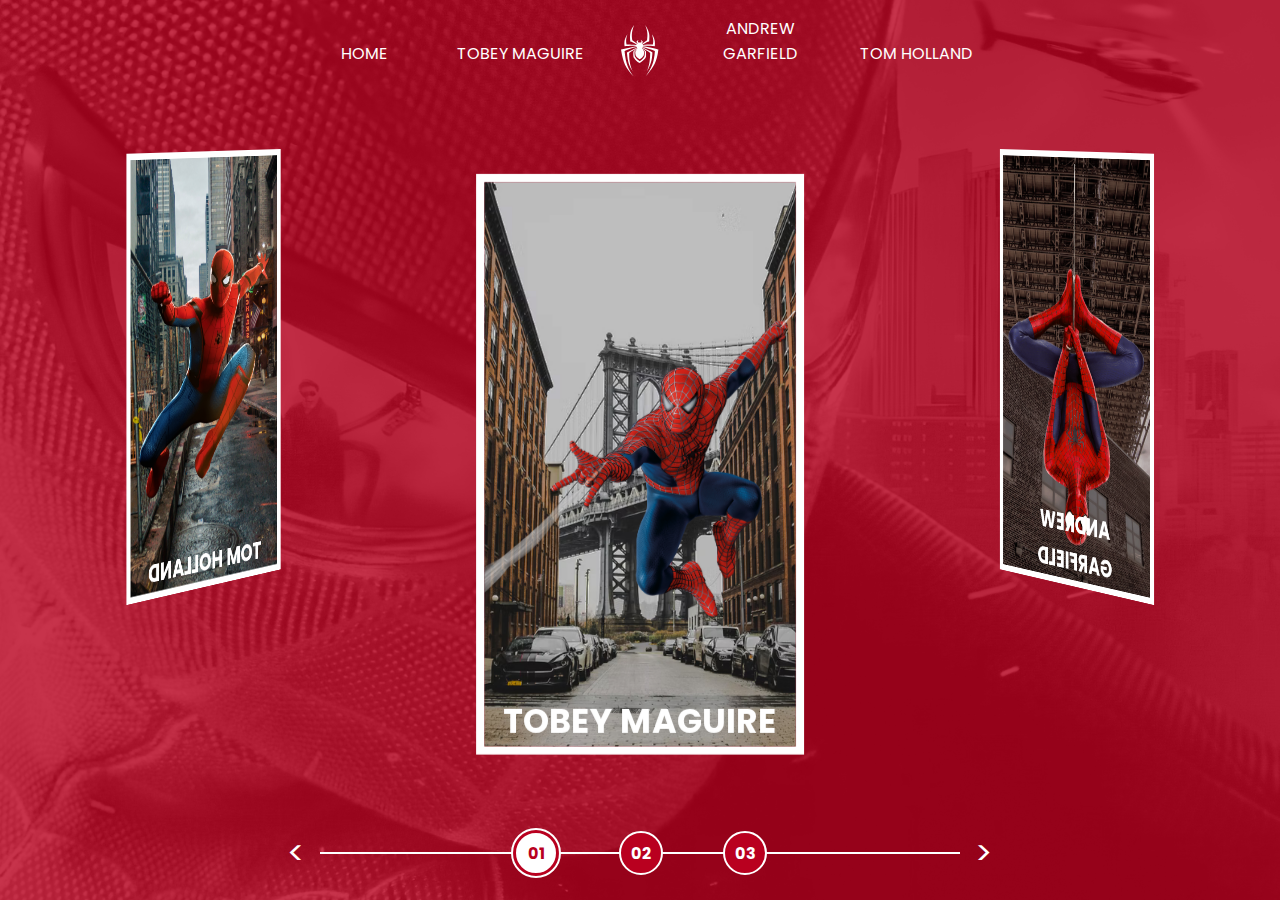
<file: index.html>
<!DOCTYPE html>
<html lang="en">
  <head>
    <meta charset="UTF-8" />
    <meta http-equiv="X-UA-Compatible" content="IE=edge" />
    <meta name="viewport" content="width=device-width, initial-scale=1.0" />
    <link rel="stylesheet" href="./assets/css/home.css" />
    <script src="./assets/scripts/home-script.js"></script>
    <title>Spider-Man | Multiverso</title>
  </head>
  <body>
    <nav class="s-menu">
      <ul>
        <li class="s-menu__item">
          <a href="./index.html">Home</a>
        </li>

        <li class="s-menu__item s-nemu__item--lt-hidden">
          <a href="./pages/tobey-maguire/spider-man-all.html">Tobey Maguire</a>
        </li>

        <li class="s-menu__item s-menu__icon">
          <img src="./assets/images/icons/spider.svg" alt="Spider" />
        </li>

        <li class="s-menu__item s-nemu__item--lt-hidden">
          <a href="./pages/andrew-garfield/spider-man-all.html"
            >Andrew Garfield</a
          >
        </li>

        <li class="s-menu__item s-nemu__item--lt-hidden">
          <a href="./pages/tom-holland/spider-man-all.html">Tom Holland</a>
        </li>
      </ul>
      <ul>
        <li class="s-menu__item s-nemu__item--gt-hidden">
          <a href="./pages/tobey-maguire/spider-man-all.html">Tobey Maguire</a>
        </li>

        <li class="s-menu__item s-nemu__item--gt-hidden">
          <a href="./pages/andrew-garfield/spider-man-all.html"
            >Andrew Garfield</a
          >
        </li>

        <li class="s-menu__item s-nemu__item--gt-hidden">
          <a href="./pages/tom-holland/spider-man-all.html">Tom Holland</a>
        </li>
      </ul>
    </nav>

    <div class="s-container">
      <div
        class="s-card-carousel"
        style="transform: translateZ(-40vw) rotateY(0deg)"
      >
        <a
          href="./pages/tobey-maguire/spider-man-1.html"
          class="s-card"
          id="spider-man-01"
        >
          <img
            class="s-card__background"
            src="./assets/images/pic-sm-bg-01.jpg"
          />
          <img
            class="s-card__image"
            src="./assets/images/spider-man-01.png"
            alt="Tobey Maguire"
          />
          <h2 class="s-card__title">Tobey Maguire</h2>
        </a>

        <a
          href="./pages/andrew-garfield/spider-man-1.html"
          class="s-card"
          id="spider-man-03"
        >
          <img
            class="s-card__background"
            src="./assets/images/pic-sm-bg-03.jpg"
          />
          <img
            class="s-card__image"
            src="./assets/images/spider-man-03.png"
            alt="Andrew Garfield"
          />
          <h2 class="s-card__title">Andrew Garfield</h2>
        </a>

        <a
          href="./pages/tom-holland/spider-man-1.html"
          class="s-card"
          id="spider-man-02"
        >
          <img
            class="s-card__background"
            src="./assets/images/pic-sm-bg-02.jpg"
          />
          <img
            class="s-card__image"
            src="./assets/images/spider-man-02.png"
            alt="Tom Holland"
          />
          <h2 class="s-card__title">Tom Holland</h2>
        </a>
      </div>
    </div>

    <div class="s-controller">
      <div class="s-controller__actions">
        <div
          class="s-controller__previous-button"
          onclick="previousCarouselItem()"
        >
          &lt;
        </div>

        <div
          id="button1"
          class="s-controller__button s-controller__button--active"
          onclick="selectCarouselItem(this)"
        >
          01
        </div>

        <div
          id="button2"
          class="s-controller__button"
          onclick="selectCarouselItem(this)"
        >
          02
        </div>

        <div
          id="button3"
          class="s-controller__button"
          onclick="selectCarouselItem(this)"
        >
          03
        </div>

        <div class="s-controller__next-button" onclick="nextCarouselItem()">
          &gt;
        </div>

        <div class="s-controller__line"></div>
      </div>
    </div>
  </body>
</html>
</file>
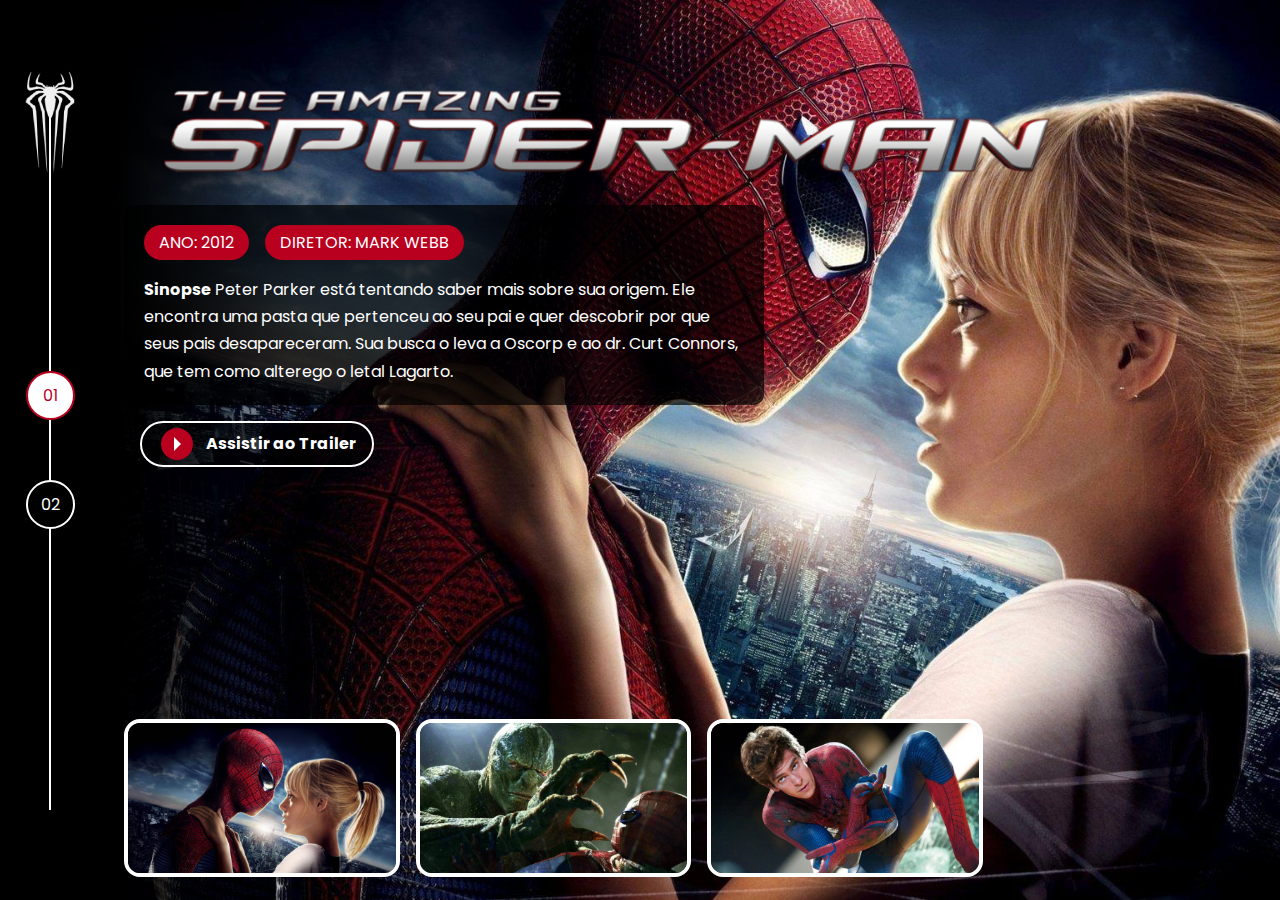
<file: pages/andrew-garfield/spider-man-all.html>
<!DOCTYPE html>
<html lang="en">
  <head>
    <meta charset="UTF-8" />
    <meta http-equiv="X-UA-Compatible" content="IE=edge" />
    <meta name="viewport" content="width=device-width, initial-scale=1.0" />
    <link rel="stylesheet" href="../../assets/css/internal-all.css" />
    <link
      rel="stylesheet"
      href="https://cdn.jsdelivr.net/npm/@fancyapps/ui/dist/fancybox.css"
    />
    <script src="/assets/scripts/internal-script.js"></script>
    <title>Multiverso | Spider-Man</title>
  </head>
  <body>
    <div class="s-wrapper">
      <div id="page1" class="s-page-wrapper s-spiderman-02-01">
        <div class="s-left-column">
          <nav class="navigator">
            <div class="navigator__icon">
              <a href="../../index.html">
                <img src="../../assets/images/icons/spiderman1-andrew.png" />
              </a>
            </div>
            <ul>
              <li><a class="active" href="#page1">01</a></li>
              <li><a href="javascript:changeFromPageToPage('1','2')">02</a></li>
            </ul>
          </nav>
        </div>

        <div class="s-main-content">
          <div class="s-main-content__top">
            <div class="s-logo">
              <img src="/assets/images/spiderman-andrew/movie-01/logo.png" />
            </div>

            <div class="s-middle-content">
              <div class="s-description">
                <div class="pills">
                  <ul>
                    <li>Ano: 2012</li>
                    <li>Diretor: Mark Webb</li>
                  </ul>
                </div>

                <div class="s-description__text">
                  <p>
                    <strong>Sinopse</strong>&nbsp;Peter Parker está tentando
                    saber mais sobre sua origem. Ele encontra uma pasta que
                    pertenceu ao seu pai e quer descobrir por que seus pais
                    desapareceram. Sua busca o leva a Oscorp e ao dr. Curt
                    Connors, que tem como alterego o letal Lagarto.
                  </p>
                </div>
              </div>

              <div class="s-links">
                <ul>
                  <li>
                    <a
                      href="http://www.youtube.com/watch?v=5cF7zXwahEE"
                      class="link-button"
                      target=""
                    >
                      <span class="icon">
                        <div class="play-icon">&nbsp;</div>
                      </span>
                      <span class="label">Assistir ao Trailer</span>
                    </a>
                  </li>
                </ul>
              </div>
            </div>
          </div>

          <div class="s-main-content__bottom">
            <div class="gallery">
              <ul>
                <li>
                  <a
                    href="/assets/images/spiderman-andrew/movie-01/gallery/image-01.png"
                    data-fancybox
                    ><img
                      src="/assets/images/spiderman-andrew/movie-01/gallery/image-01.png"
                      alt=""
                  /></a>
                </li>

                <li>
                  <a
                    href="/assets/images/spiderman-andrew/movie-01/gallery/image-02.png"
                    data-fancybox
                    ><img
                      src="/assets/images/spiderman-andrew/movie-01/gallery/image-02.png"
                      alt=""
                  /></a>
                </li>

                <li>
                  <a
                    href="/assets/images/spiderman-andrew/movie-01/gallery/image-03.png"
                    data-fancybox
                    ><img
                      src="/assets/images/spiderman-andrew/movie-01/gallery/image-03.png"
                      alt=""
                  /></a>
                </li>
              </ul>
            </div>
          </div>
        </div>
      </div>

      <div id="page2" class="s-page-wrapper s-spiderman-02-02">
        <div class="s-left-column">
          <nav class="navigator">
            <div class="navigator__icon">
              <a href="../../index.html">
                <img src="../../assets/images/icons/spiderman1-andrew.png" />
              </a>
            </div>
            <ul>
              <li><a href="javascript:changeFromPageToPage('2','1')">01</a></li>
              <li><a class="active" href="#page2">02</a></li>
            </ul>
          </nav>
        </div>

        <div class="s-main-content">
          <div class="s-main-content__top">
            <div class="s-logo">
              <img src="/assets/images/spiderman-andrew/movie-02/logo.png" />
            </div>

            <div class="s-middle-content">
              <div class="s-description">
                <div class="pills">
                  <ul>
                    <li>Ano: 2014</li>
                    <li>Diretor: Mark Webb</li>
                  </ul>
                </div>

                <div class="s-description__text">
                  <p>
                    <strong>Sinopse</strong>&nbsp;O jovem Peter Parker está
                    fascinado com as habilidades que adquiriu como Homem-Aranha.
                    Agora, ele precisa lidar com dois problemas: o retorno de um
                    velho amigo, Harry Osborn, e a chegada de um vilão mais
                    forte e poderoso, Electro.
                  </p>
                </div>
              </div>

              <div class="s-links">
                <ul>
                  <li>
                    <a
                      href="http://www.youtube.com/watch?v=ezZSWTZldOc"
                      class="link-button"
                      target=""
                    >
                      <span class="icon">
                        <div class="play-icon">&nbsp;</div>
                      </span>
                      <span class="label">Assistir ao Trailer</span>
                    </a>
                  </li>
                </ul>
              </div>
            </div>
          </div>

          <div class="s-main-content__bottom">
            <div class="gallery">
              <ul>
                <li>
                  <a
                    href="/assets/images/spiderman-andrew/movie-02/gallery/image-01.png"
                    data-fancybox
                    ><img
                      src="/assets/images/spiderman-andrew/movie-02/gallery/image-01.png"
                      alt=""
                  /></a>
                </li>

                <li>
                  <a
                    href="/assets/images/spiderman-andrew/movie-02/gallery/image-02.png"
                    data-fancybox
                    ><img
                      src="/assets/images/spiderman-andrew/movie-02/gallery/image-02.png"
                      alt=""
                  /></a>
                </li>

                <li>
                  <a
                    href="/assets/images/spiderman-andrew/movie-02/gallery/image-03.png"
                    data-fancybox
                    ><img
                      src="/assets/images/spiderman-andrew/movie-02/gallery/image-03.png"
                      alt=""
                  /></a>
                </li>
              </ul>
            </div>
          </div>
        </div>
      </div>

      <script src="https://cdn.jsdelivr.net/npm/@fancyapps/ui@4.0/dist/fancybox.umd.js"></script>
    </div>
  </body>
</html>
</file>
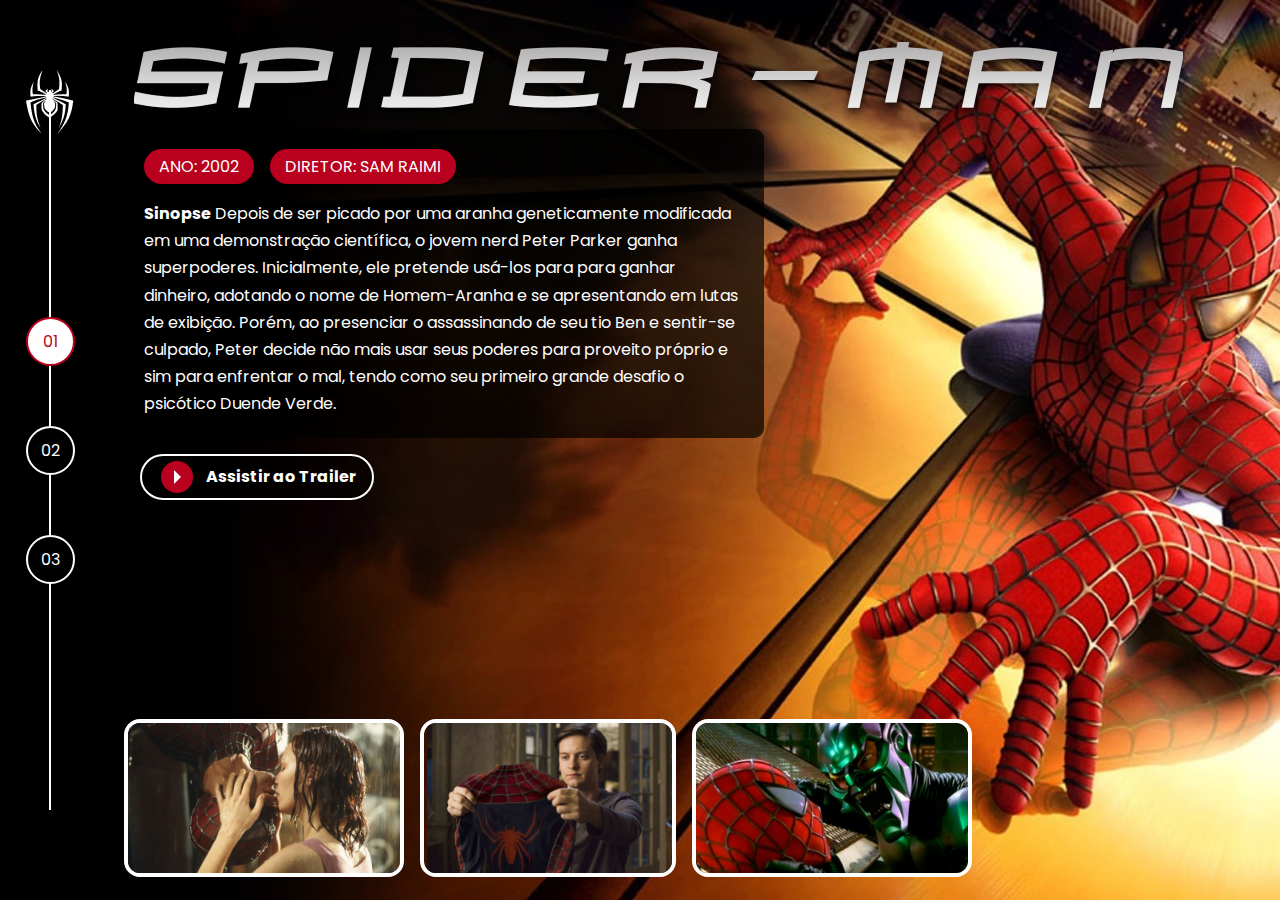
<file: pages/tobey-maguire/spider-man-all.html>
<!DOCTYPE html>
<html lang="en">
  <head>
    <meta charset="UTF-8" />
    <meta http-equiv="X-UA-Compatible" content="IE=edge" />
    <meta name="viewport" content="width=device-width, initial-scale=1.0" />
    <link rel="stylesheet" href="../../assets/css/internal-all.css" />
    <link
      rel="stylesheet"
      href="https://cdn.jsdelivr.net/npm/@fancyapps/ui/dist/fancybox.css"
    />
    <script src="/assets/scripts/internal-script.js"></script>
    <title>Multiverso | Spider-Man</title>
  </head>
  <body>
    <div class="s-wrapper">
      <div id="page1" class="s-page-wrapper s-spiderman-01-01">
        <div class="s-left-column">
          <nav class="navigator">
            <div class="navigator__icon">
              <a href="../../index.html">
                <img src="../../assets/images/icons/spiderman1.png" />
              </a>
            </div>
            <ul>
              <li><a class="active" href="#page1">01</a></li>
              <li><a href="javascript:changeFromPageToPage('1','2')">02</a></li>
              <li><a href="javascript:changeFromPageToPage('1','3')">03</a></li>
            </ul>
          </nav>
        </div>

        <div class="s-main-content">
          <div class="s-main-content__top">
            <div class="s-logo">
              <img src="/assets/images/spiderman-tobey/movie-01/logo.png" />
            </div>

            <div class="s-middle-content">
              <div class="s-description">
                <div class="pills">
                  <ul>
                    <li>Ano: 2002</li>
                    <li>Diretor: Sam Raimi</li>
                  </ul>
                </div>

                <div class="s-description__text">
                  <p>
                    <strong>Sinopse</strong>&nbsp;Depois de ser picado por uma
                    aranha geneticamente modificada em uma demonstração
                    científica, o jovem nerd Peter Parker ganha superpoderes.
                    Inicialmente, ele pretende usá-los para para ganhar
                    dinheiro, adotando o nome de Homem-Aranha e se apresentando
                    em lutas de exibição. Porém, ao presenciar o assassinando de
                    seu tio Ben e sentir-se culpado, Peter decide não mais usar
                    seus poderes para proveito próprio e sim para enfrentar o
                    mal, tendo como seu primeiro grande desafio o psicótico
                    Duende Verde.
                  </p>
                </div>
              </div>

              <div class="s-links">
                <ul>
                  <li>
                    <a
                      href="http://www.youtube.com/watch?v=Jj-Y37XSUTw"
                      class="link-button"
                      target=""
                    >
                      <span class="icon">
                        <div class="play-icon">&nbsp;</div>
                      </span>
                      <span class="label">Assistir ao Trailer</span>
                    </a>
                  </li>
                </ul>
              </div>
            </div>
          </div>

          <div class="s-main-content__bottom">
            <div class="gallery">
              <ul>
                <li>
                  <a
                    href="/assets/images/spiderman-tobey/movie-01/gallery/image-01-full.jpg"
                    data-fancybox
                    ><img
                      src="/assets/images/spiderman-tobey/movie-01/gallery/image-01.png"
                      alt=""
                  /></a>
                </li>

                <li>
                  <a
                    href="/assets/images/spiderman-tobey/movie-01/gallery/image-02-full.jpg"
                    data-fancybox
                    ><img
                      src="/assets/images/spiderman-tobey/movie-01/gallery/image-02.png"
                      alt=""
                  /></a>
                </li>

                <li>
                  <a
                    href="/assets/images/spiderman-tobey/movie-01/gallery/image-03-full.jpg"
                    data-fancybox
                    ><img
                      src="/assets/images/spiderman-tobey/movie-01/gallery/image-03.png"
                      alt=""
                  /></a>
                </li>
              </ul>
            </div>
          </div>
        </div>
      </div>

      <div id="page2" class="s-page-wrapper s-spiderman-01-02">
        <div class="s-left-column">
          <nav class="navigator">
            <div class="navigator__icon">
              <a href="../../index.html">
                <img src="../../assets/images/icons/spiderman1.png" />
              </a>
            </div>
            <ul>
              <li><a href="javascript:changeFromPageToPage('2','1')">01</a></li>
              <li><a class="active" href="#page2">02</a></li>
              <li><a href="javascript:changeFromPageToPage('2','3')">03</a></li>
            </ul>
          </nav>
        </div>

        <div class="s-main-content">
          <div class="s-main-content__top">
            <div class="s-logo">
              <img src="/assets/images/spiderman-tobey/movie-02/logo.png" />
            </div>

            <div class="s-middle-content">
              <div class="s-description">
                <div class="pills">
                  <ul>
                    <li>Ano: 2004</li>
                    <li>Diretor: Sam Raimi</li>
                  </ul>
                </div>

                <div class="s-description__text">
                  <p>
                    <strong>Sinopse</strong>&nbsp;O Dr. Otto Octavius é
                    transformado em Doutor Octopus quando uma falha em uma
                    experiência de fusão nuclear resulta em uma explosão que
                    mata sua esposa. Ele culpa o Homem-Aranha pelo acidente e
                    deseja vingança. Enquanto isso, o alter ego do herói, Peter
                    Parker, perde seus poderes. Para complicar as coisas, o seu
                    melhor amigo odeia o Homem-Aranha e sua amada fica noiva.
                  </p>
                </div>
              </div>

              <div class="s-links">
                <ul>
                  <li>
                    <a
                      href="http://www.youtube.com/watch?v=zHJfY4aoBAA"
                      class="link-button"
                      target=""
                    >
                      <span class="icon">
                        <div class="play-icon">&nbsp;</div>
                      </span>
                      <span class="label">Assistir ao Trailer</span>
                    </a>
                  </li>
                </ul>
              </div>
            </div>
          </div>

          <div class="s-main-content__bottom">
            <div class="gallery">
              <ul>
                <li>
                  <a
                    href="/assets/images/spiderman-tobey/movie-02/gallery/image-01.png"
                    data-fancybox
                    ><img
                      src="/assets/images/spiderman-tobey/movie-02/gallery/image-01.png"
                      alt=""
                  /></a>
                </li>

                <li>
                  <a
                    href="/assets/images/spiderman-tobey/movie-02/gallery/image-02.png"
                    data-fancybox
                    ><img
                      src="/assets/images/spiderman-tobey/movie-02/gallery/image-02.png"
                      alt=""
                  /></a>
                </li>

                <li>
                  <a
                    href="/assets/images/spiderman-tobey/movie-02/gallery/image-03.png"
                    data-fancybox
                    ><img
                      src="/assets/images/spiderman-tobey/movie-02/gallery/image-03.png"
                      alt=""
                  /></a>
                </li>
              </ul>
            </div>
          </div>
        </div>
      </div>

      <div id="page3" class="s-page-wrapper s-spiderman-01-03">
        <div class="s-left-column">
          <nav class="navigator">
            <div class="navigator__icon">
              <a href="../../index.html">
                <img src="../../assets/images/icons/spiderman1.png" />
              </a>
            </div>
            <ul>
              <li><a href="javascript:changeFromPageToPage('3','1')">01</a></li>
              <li><a href="javascript:changeFromPageToPage('3','2')">02</a></li>
              <li><a class="active" href="#page3">03</a></li>
            </ul>
          </nav>
        </div>

        <div class="s-main-content">
          <div class="s-main-content__top">
            <div class="s-logo">
              <img src="/assets/images/spiderman-tobey/movie-03/logo.png" />
            </div>

            <div class="s-middle-content">
              <div class="s-description">
                <div class="pills">
                  <ul>
                    <li>Ano: 2007</li>
                    <li>Diretor: Sam Raimi</li>
                  </ul>
                </div>

                <div class="s-description__text">
                  <p>
                    <strong>Sinopse</strong>&nbsp;O relacionamento entre Peter
                    Parker e Mary Jane parece estar dando certo, mas outros
                    problemas começam a surgir. A roupa de Homem-Aranha torna-se
                    preta e acaba controlando Peter - apesar de aumentar seus
                    poderes, ela revela e amplia o lado obscuro de sua
                    personalidade. Com isso, os vilões Venom e Homem-Areia
                    tentam destruir o herói.
                  </p>
                </div>
              </div>

              <div class="s-links">
                <ul>
                  <li>
                    <a
                      href="http://www.youtube.com/watch?v=fDA-8r-NVWA"
                      class="link-button"
                      target=""
                    >
                      <span class="icon">
                        <div class="play-icon">&nbsp;</div>
                      </span>
                      <span class="label">Assistir ao Trailer</span>
                    </a>
                  </li>
                </ul>
              </div>
            </div>
          </div>

          <div class="s-main-content__bottom">
            <div class="gallery">
              <ul>
                <li>
                  <a
                    href="/assets/images/spiderman-tobey/movie-03/gallery/image-01.png"
                    data-fancybox
                    ><img
                      src="/assets/images/spiderman-tobey/movie-03/gallery/image-01.png"
                      alt=""
                  /></a>
                </li>

                <li>
                  <a
                    href="/assets/images/spiderman-tobey/movie-03/gallery/image-02.png"
                    data-fancybox
                    ><img
                      src="/assets/images/spiderman-tobey/movie-03/gallery/image-02.png"
                      alt=""
                  /></a>
                </li>

                <li>
                  <a
                    href="/assets/images/spiderman-tobey/movie-03/gallery/image-03.png"
                    data-fancybox
                    ><img
                      src="/assets/images/spiderman-tobey/movie-03/gallery/image-03.png"
                      alt=""
                  /></a>
                </li>
              </ul>
            </div>
          </div>
        </div>
      </div>

      <script src="https://cdn.jsdelivr.net/npm/@fancyapps/ui@4.0/dist/fancybox.umd.js"></script>
    </div>
  </body>
</html>
</file>
<file: assets/css/home.css>
@import url("../../assets/css/reset.css");
@import url("../../assets/css/global.css");

body {
  background-color: var(--primary-color);
}

body::before {
  content: "";
  background-image: url("../../assets/images/spider-man-background.jpg");
  background-repeat: no-repeat;
  background-position: center;
  background-size: cover;
  width: 100%;
  height: 100%;
  position: absolute;
  opacity: 0.2;
  transition: background-image 1s ease-in-out, opacity 1s ease-in-out;
}

.s-menu {
  padding-top: 1rem;
  width: 100%;
  text-align: center;
  position: relative;
}

.s-menu__item {
  display: inline-block;
  width: 9rem;
  text-transform: uppercase;
  margin: 0 0.25rem;
}

.s-nemu__item--gt-hidden {
  display: none;
}

.s-menu__icon {
  width: 2.5rem;
  margin: 0 1.25rem;
  vertical-align: middle;
}

.s-menu__icon img {
  max-height: 3.25rem;
}

.s-container {
  position: relative;
  display: flex;
  align-items: center;
  justify-content: center;
  perspective: 3000px;
}

.s-card {
  border: 0.5rem solid white;
  width: 100%;
  height: 60vh;
  position: absolute;
  margin-top: 9.5vh;
  transition: filter 0.5s ease-in-out;
}

.s-card:nth-child(1) {
  transform: rotateY(0deg) translateZ(50vw);
}

.s-card:nth-child(2) {
  transform: rotateY(120deg) translateZ(50vw);
}

.s-card:nth-child(3) {
  transform: rotateY(240deg) translateZ(50vw);
}

.s-card__background {
  width: 100%;
  height: 100%;
  object-fit: cover;
  position: absolute;
  opacity: 1;
  transition: opacity 1s ease-in-out;
}

.s-card__image {
  width: 100%;
  height: 100%;
  object-fit: contain;
  position: relative;
  transition: 1s ease-in-out;
}

.s-card__title {
  font-size: 2rem;
  text-transform: uppercase;
  text-align: center;
  position: absolute;
  width: 100%;
  bottom: 0;
  transition: bottom 1s ease-in-out;
}

.s-controller {
  position: absolute;
  display: flex;
  justify-content: center;
  align-items: center;
  bottom: 1.5rem;
  width: 100%;
}

.s-controller__actions {
  display: flex;
  justify-content: center;
  align-items: center;
  width: 50%;
  position: relative;
}

.s-controller__button {
  display: flex;
  align-items: center;
  justify-content: center;
  width: 2.5rem;
  height: 2.5rem;
  border: 2px solid white;
  border-radius: 50%;
  background-color: var(--primary-color);
  text-align: center;
  font-size: 1rem;
  font-weight: bold;
  cursor: pointer;
  z-index: 1;
  transition: transform 0.3s ease-in-out;
}

.s-controller__button:hover {
  transform: scale(1.1);
}

.s-controller__button:nth-child(2) {
  margin: 0 3.75rem;
}

.s-controller__button:nth-child(4) {
  margin: 0 3.75rem;
}

.s-controller__button--active {
  background-color: white;
  color: var(--primary-color);
  border: 0.1875rem solid var(--primary-color);
  outline: 0.125rem solid white;
}

.s-controller__line {
  background-color: white;
  width: 100%;
  height: 2px;
  position: absolute;
}

.s-controller__previous-button {
  position: absolute;
  left: -2.8rem;
  display: flex;
  align-items: center;
  justify-content: center;
  width: 2.5rem;
  height: 2.5rem;
  font-size: 2rem;
  text-align: center;
  border: 1px solid transparent;
  border-radius: 50%;
  cursor: pointer;
  z-index: 1;
  transition: transform 0.3s ease-in-out, border-color 0.3s ease-in-out;
}

.s-controller__previous-button:hover {
  transform: scale(1.1);
  border-color: white;
}

.s-controller__next-button {
  position: absolute;
  right: -2.8rem;
  display: flex;
  align-items: center;
  justify-content: center;
  width: 2.5rem;
  height: 2.5rem;
  font-size: 2rem;
  text-align: center;
  border: 1px solid transparent;
  border-radius: 50%;
  cursor: pointer;
  z-index: 1;
  transition: transform 0.3s ease-in-out;
}

.s-controller__next-button:hover {
  transform: scale(1.1);
  border-color: white;
}

/* Animation on hover in card */

.s-card--hovered .s-card__background {
  cursor: pointer;
  opacity: 0;
}

.s-card--hovered .s-card__image {
  transform: scale(1.4);
  filter: drop-shadow(30px 10px 4px rgba(0, 0, 0, 0.5));
}

body#spider-man-01-hovered::before {
  background-image: url("../../assets/images/pic-sm-bg-01.jpg");
}

body#spider-man-02-hovered::before {
  background-image: url("../../assets/images/pic-sm-bg-02.jpg");
}

body#spider-man-03-hovered::before {
  background-image: url("../../assets/images/pic-sm-bg-03.jpg");
}

body[id^="spider-man-"]::before {
  opacity: 1;
}

body[id^="spider-man-"] .s-card:not(.s-card--hovered) {
  filter: grayscale(100%);
}

.s-card--hovered .s-card__title {
  bottom: 50%;
}

.s-card-carousel {
  display: flex;
  justify-content: center;
  width: calc(100vw / 3 - 10%);
  transform-style: preserve-3d;
  transition: transform 0.4s ease-in;
}

@media screen and (max-width: 600px) {
  .s-nemu__item--lt-hidden {
    display: none;
  }

  .s-nemu__item--gt-hidden {
    display: inline-block;
  }

  .s-controller__button:nth-child(2) {
    margin: 0 2rem;
  }

  .s-controller__button:nth-child(4) {
    margin: 0 2rem;
  }
}

@media screen and (max-width: 768px) {
  .s-menu__item {
    width: 6rem;
  }

  .s-card {
    width: 72vw;
    margin-top: 7vh;
  }

  .s-card:nth-child(1) {
    transform: rotateY(0deg) translateZ(30vw);
  }

  .s-card:nth-child(2) {
    transform: rotateY(120deg) translateZ(30vw);
  }

  .s-card:nth-child(3) {
    transform: rotateY(240deg) translateZ(30vw);
  }

  .s-card__title {
    font-size: 1.5rem;
  }

  .s-card--hovered .s-card__background {
    opacity: 1;
  }

  body#spider-man-01-hovered::before {
    background-image: url("../../assets/images/spider-man-background.jpg");
  }

  body#spider-man-02-hovered::before {
    background-image: url("../../assets/images/spider-man-background.jpg");
  }

  body#spider-man-03-hovered::before {
    background-image: url("../../assets/images/spider-man-background.jpg");
  }

  body[id^="spider-man-"]::before {
    opacity: 1;
  }

  .s-controller__actions {
    width: 72%;
  }
}

@media screen and (max-height: 400px) {
  .s-menu {
    padding-top: 0.125rem;
  }

  .s-container {
    perspective: 2000px;
  }

  .s-card {
    margin-top: 0;
  }

  .s-card__title {
    font-size: 1.5rem;
  }

  .s-controller {
    bottom: 0.5rem;
  }
}
</file>
<file: assets/css/internal-all.css>
@import url("../../assets/css/reset.css");
@import url("../../assets/css/global.css");
@import url("../../assets/css/components/navigator.css");
@import url("../../assets/css/components/pills.css");
@import url("../../assets/css/components/link-button.css");
@import url("../../assets/css/components/gallery.css");

.s-wrapper {
  display: flex;
  flex-direction: column;
  width: 100vw;
  height: 100vh;
  overflow-y: hidden;
}

.s-wrapper .s-page-wrapper {
  display: flex;
  height: 100vh;
  flex-flow: row nowrap;
}

.s-page-wrapper video {
  position: fixed;
  min-width: 100%;
  min-height: 100%;
}

.s-page-wrapper .s-left-column {
  min-width: 50px;
  max-width: 100px;
  width: 20vw;
  height: 100%;
  display: flex;
  justify-content: center;
  align-items: center;
}

.s-page-wrapper .s-main-content {
  display: flex;
  flex-direction: column;
  justify-content: space-between;
  width: 100%;
  height: 100vh;
  padding-left: 24px;
  position: relative;
}

.s-page-wrapper .s-main-content__top {
  display: flex;
  flex-direction: column;
  overflow-y: scroll;
}

.s-page-wrapper .s-main-content__bottom {
  display: flex;
}

.s-page-wrapper .s-main-content__top .s-logo img {
  max-width: 95%;
  max-height: 18vh;
  margin-top: 36px;
}

.s-page-wrapper .s-main-content__top .s-middle-content {
  display: flex;
  flex-direction: column;
  justify-content: center;
  width: 100%;
  height: 100%;
}

.s-page-wrapper .s-main-content__top .s-description {
  background-color: rgba(0, 0, 0, 0.7);
  max-width: 600px;
  margin-right: 16px;
  padding: 20px;
  border-radius: 10px;
}

.s-page-wrapper .s-main-content__top .s-description .s-description__text {
  line-height: 170%;
}

.s-page-wrapper .s-main-content__top .s-description .pills {
  margin-bottom: 16px;
}

.s-page-wrapper .s-main-content .s-links {
  padding: 16px;
}

.s-page-wrapper .s-main-content .s-links ul {
  display: flex;
  flex-direction: row;
}

.s-spiderman-01-01 {
  background-image: url("../../assets/images/spiderman-tobey/movie-01/background.png");
  background-size: cover;
}

.s-spiderman-01-02 {
  background-image: url("../../assets/images/spiderman-tobey/movie-02/background.png");
  background-size: cover;
}

.s-spiderman-01-03 {
  background-image: url("../../assets/images/spiderman-tobey/movie-03/background.png");
  background-size: cover;
}

.s-spiderman-02-01 {
  background-image: url("../../assets/images/spiderman-andrew/movie-01/background.png");
  background-size: cover;
}

.s-spiderman-02-02 {
  background-image: url("../../assets/images/spiderman-andrew/movie-02/background.png");
  background-size: cover;
}

.s-spiderman-03-01 {
  background-image: url("../../assets/images/spiderman-tom/movie-01/background.png");
  background-size: cover;
}

.s-spiderman-03-02 {
  background-image: url("../../assets/images/spiderman-tom/movie-02/background.png");
  background-size: cover;
}

.s-spiderman-03-03 {
  background-image: url("../../assets/images/spiderman-tom/movie-03/background.png");
  background-size: cover;
}

.s-wrapper .animate-top {
  animation-name: top-in;
  animation-duration: 0.5s;
  animation-timing-function: ease-in-out;
}

.s-wrapper .animate-bottom {
  animation-name: bottom-in;
  animation-duration: 0.5s;
  animation-timing-function: ease-in-out;
}

@keyframes top-in {
  from {
    width: 100vw;
    height: 100vh;
    position: absolute;
    transform: translateY(-100vh);
    z-index: 5;
  }
  to {
    width: 100vw;
    height: 100vh;
    position: absolute;
    transform: translateY(0vh);
    z-index: 5;
  }
}

@keyframes bottom-in {
  from {
    width: 100vw;
    height: 100vh;
    position: absolute;
    transform: translateY(100vh);
    z-index: 5;
  }
  to {
    width: 100vw;
    height: 100vh;
    position: absolute;
    transform: translateY(0vh);
    z-index: 5;
  }
}

@media screen and (max-width: 600px) {
  .s-page-wrapper .s-main-content {
    padding-left: 0;
  }

  .s-page-wrapper .s-main-content__top .s-middle-content {
    justify-content: flex-start;
  }
}
</file>
